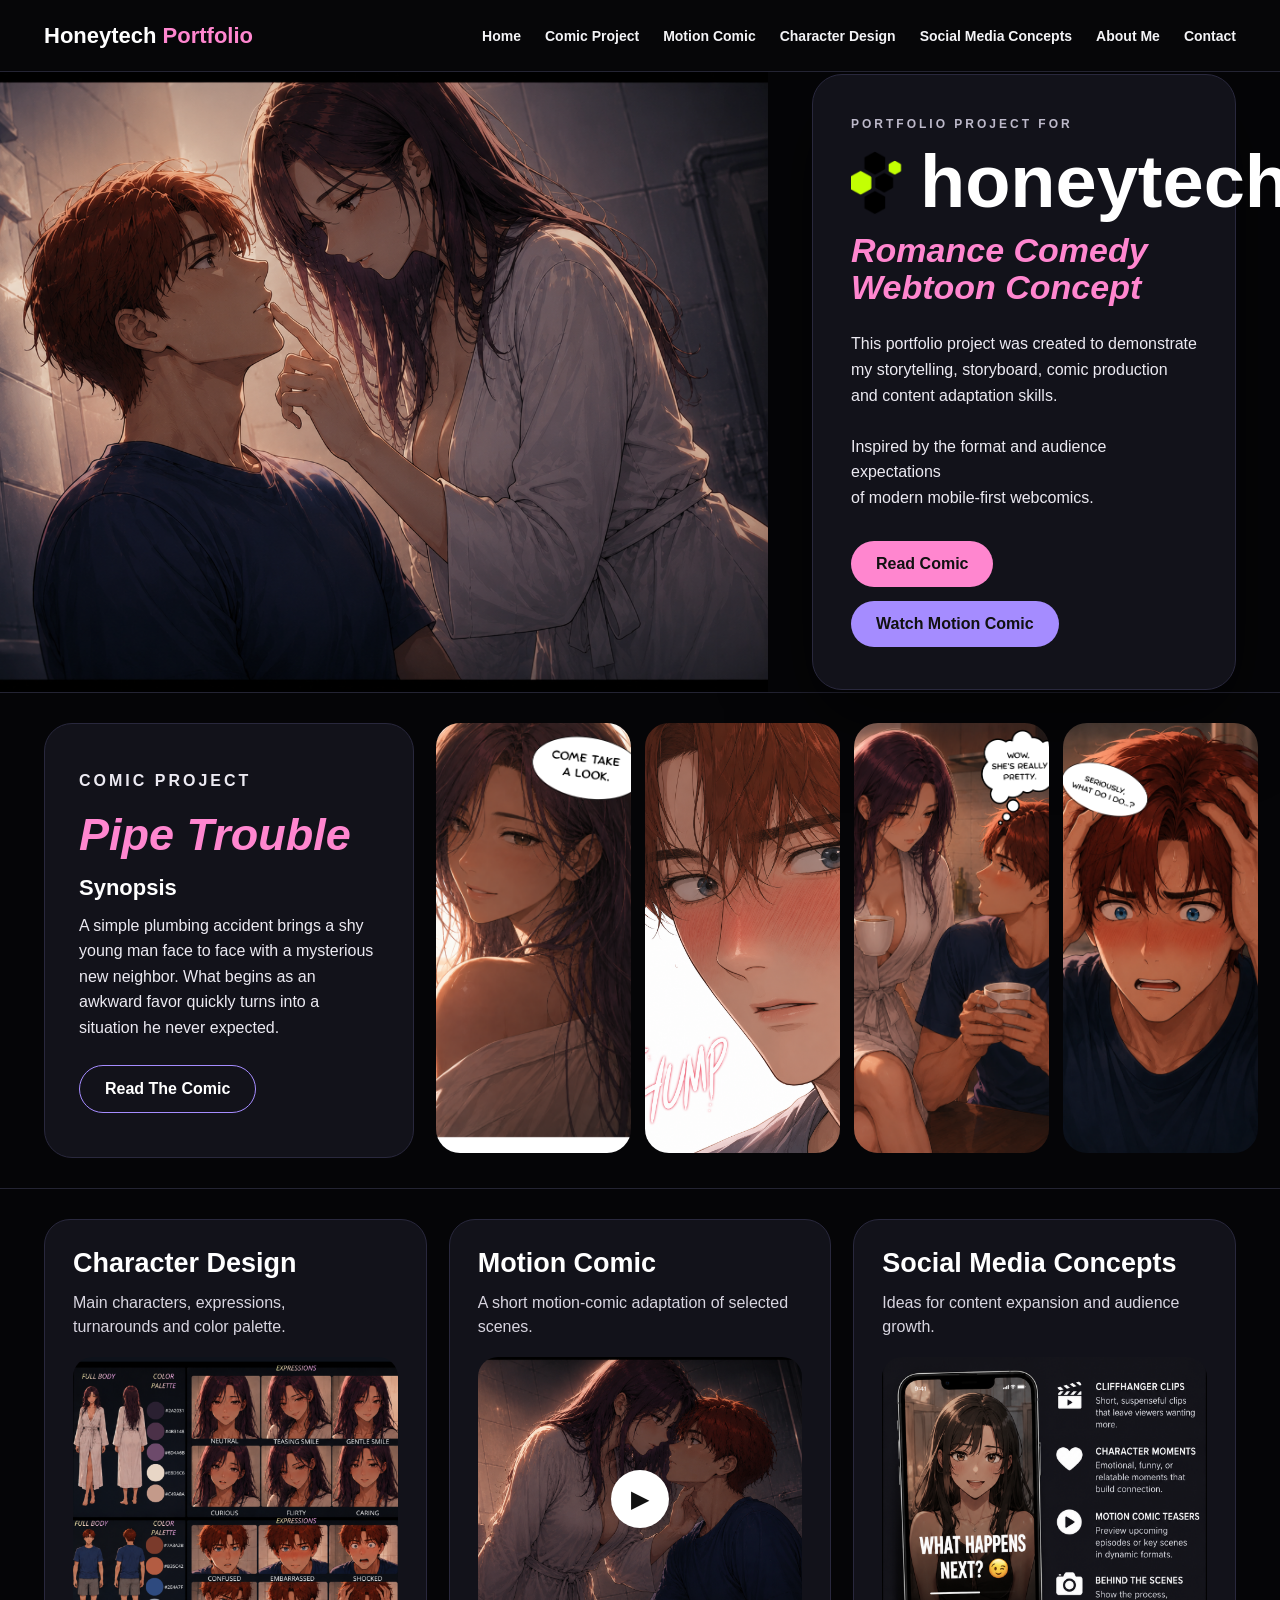
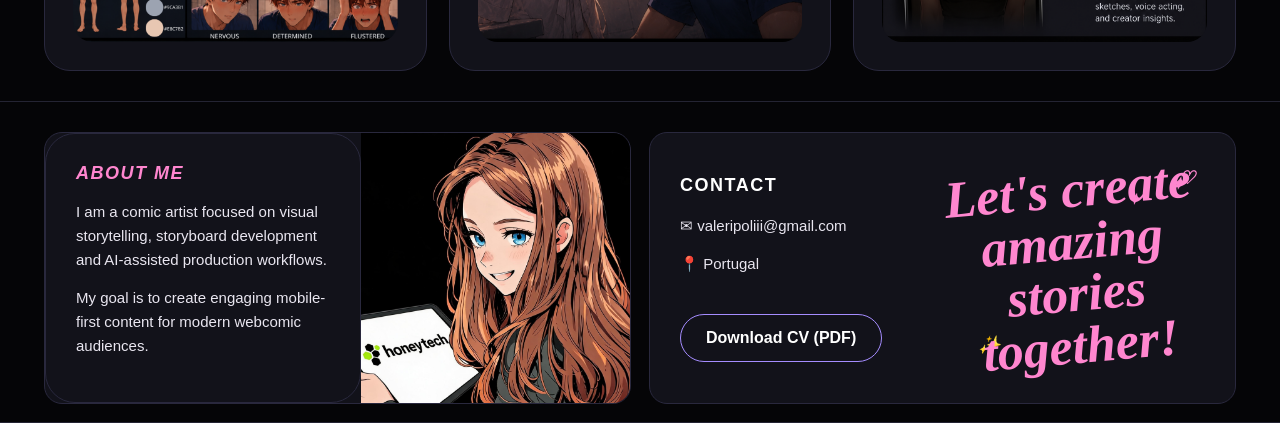
<file: index.html>
<!DOCTYPE html>
<html lang="ru">
<head>
  <meta charset="UTF-8" />
  <meta name="viewport" content="width=device-width, initial-scale=1.0" />
  <title>Honeytech Portfolio</title>
  <link rel="stylesheet" href="styles.css" />
</head>

<body>
  <header class="header">
    <a href="#home" class="logo">Honeytech <span>Portfolio</span></a>
    <button class="burger" id="burger">☰</button>

    <nav class="nav" id="nav">
      <a href="#home">Home</a>
      <a href="comic-project.html">Comic Project</a>
      <a href="motion-comic.html">Motion Comic</a>
<a href="character-design.html">Character Design</a>
      <a href="social-media.html">Social Media Concepts</a>
      <a href="about-me.html">About Me</a>
      <a href="#contact">Contact</a>
    </nav>
  </header>

  <main>
    <section id="home" class="hero">
      <div class="hero-image">
        <img src="assets/hero.jpg" alt="Hero image">
      </div>

      <div class="hero-content">
        <p class="eyebrow">PORTFOLIO PROJECT FOR</p>

        <div class="hero-brand">
          <img src="assets/logo.png" alt="Honeytech logo">
          <h1>honeytech</h1>
        </div>

        <h2>Romance Comedy<br>Webtoon Concept</h2>

        <p class="hero-description">
          This portfolio project was created to demonstrate<br>
          my storytelling, storyboard, comic production<br>
          and content adaptation skills.<br><br>
          Inspired by the format and audience expectations<br>
          of modern mobile-first webcomics.
        </p>

        <div class="buttons">
          <a href="comic-project.html" class="btn pink">Read Comic</a>
          <a href="motion-comic.html" class="btn purple">Watch Motion Comic</a>
        </div>
      </div>
    </section>

    <section id="comic" class="comic-section">
      <div class="comic-text">
        <p class="eyebrow">COMIC PROJECT</p>
        <h2>Pipe Trouble</h2>
        <h3>Synopsis</h3>
        <p>
          A simple plumbing accident brings a shy young man face to face
          with a mysterious new neighbor. What begins as an awkward favor
          quickly turns into a situation he never expected.
        </p>
        <a href="comic-project.html" class="btn outline">Read The Comic</a>
      </div>

      <div class="comic-gallery">
        <img src="assets/comic1.jpg" alt="Comic page 1">
        <img src="assets/comic2.jpg" alt="Comic page 2">
        <img src="assets/comic3.jpg" alt="Comic page 3">
        <img src="assets/comic4.jpg" alt="Comic page 4">
      </div>
    </section>

    <section id="characters" class="three-cards">
      <a href="character-design.html" class="card social-card">

    <h2>Character Design</h2>

    <p>
        Main characters, expressions,<br>
        turnarounds and color palette.
    </p>

    <img src="assets/characters.jpg" alt="Character Design">

</a>

      <a href="motion-comic.html" id="motion" class="card social-card">
  <h2>Motion Comic</h2>
  <p>A short motion-comic adaptation of selected scenes.</p>
  <div class="video-box">
    <img src="assets/motion-comic.jpg" alt="Motion comic">
    <span>▶</span>
  </div>
</a>

      <a href="social-media.html" id="social" class="card social-card">
        <h2>Social Media Concepts</h2>
        <p>Ideas for content expansion and audience growth.</p>
        <img src="assets/social-media.jpg" alt="Social media preview">
      </a>
    </section>

    <section class="about-contact-row">

  <a href="about-me.html" id="about" class="about-panel social-card">
    <div class="about-text">
      <h2>About Me</h2>
      <p>
        I am a comic artist focused on visual storytelling,
        storyboard development and AI-assisted production workflows.
      </p>
      <p>
        My goal is to create engaging mobile-first content
        for modern webcomic audiences.
      </p>
    </div>

    <img src="assets/about.jpg" alt="About me">
  </a>

  <div id="contact" class="contact-panel">
    <div>
      <h2>Contact</h2>
      <p>✉︎ valeripoliii@gmail.com</p>
      <p>📍 Portugal</p>
      <a href="assets/Valeria_Klushyna_CV.pdf"
   class="btn outline"
   target="_blank"
   download>
    Download CV (PDF)
</a>
    </div>

    <div class="contact-big">
      <div class="star star1">✦</div>
      <div class="star star2">✧</div>
      <div class="star star3">♡</div>
      <div class="star star4">✨</div>

      <div class="contact-text">
        Let's create<br>
        amazing stories<br>
        together!
      </div>
    </div>
  </div>

</section>

</main>

<script src="script.js"></script>
</body>
</html>
</file>
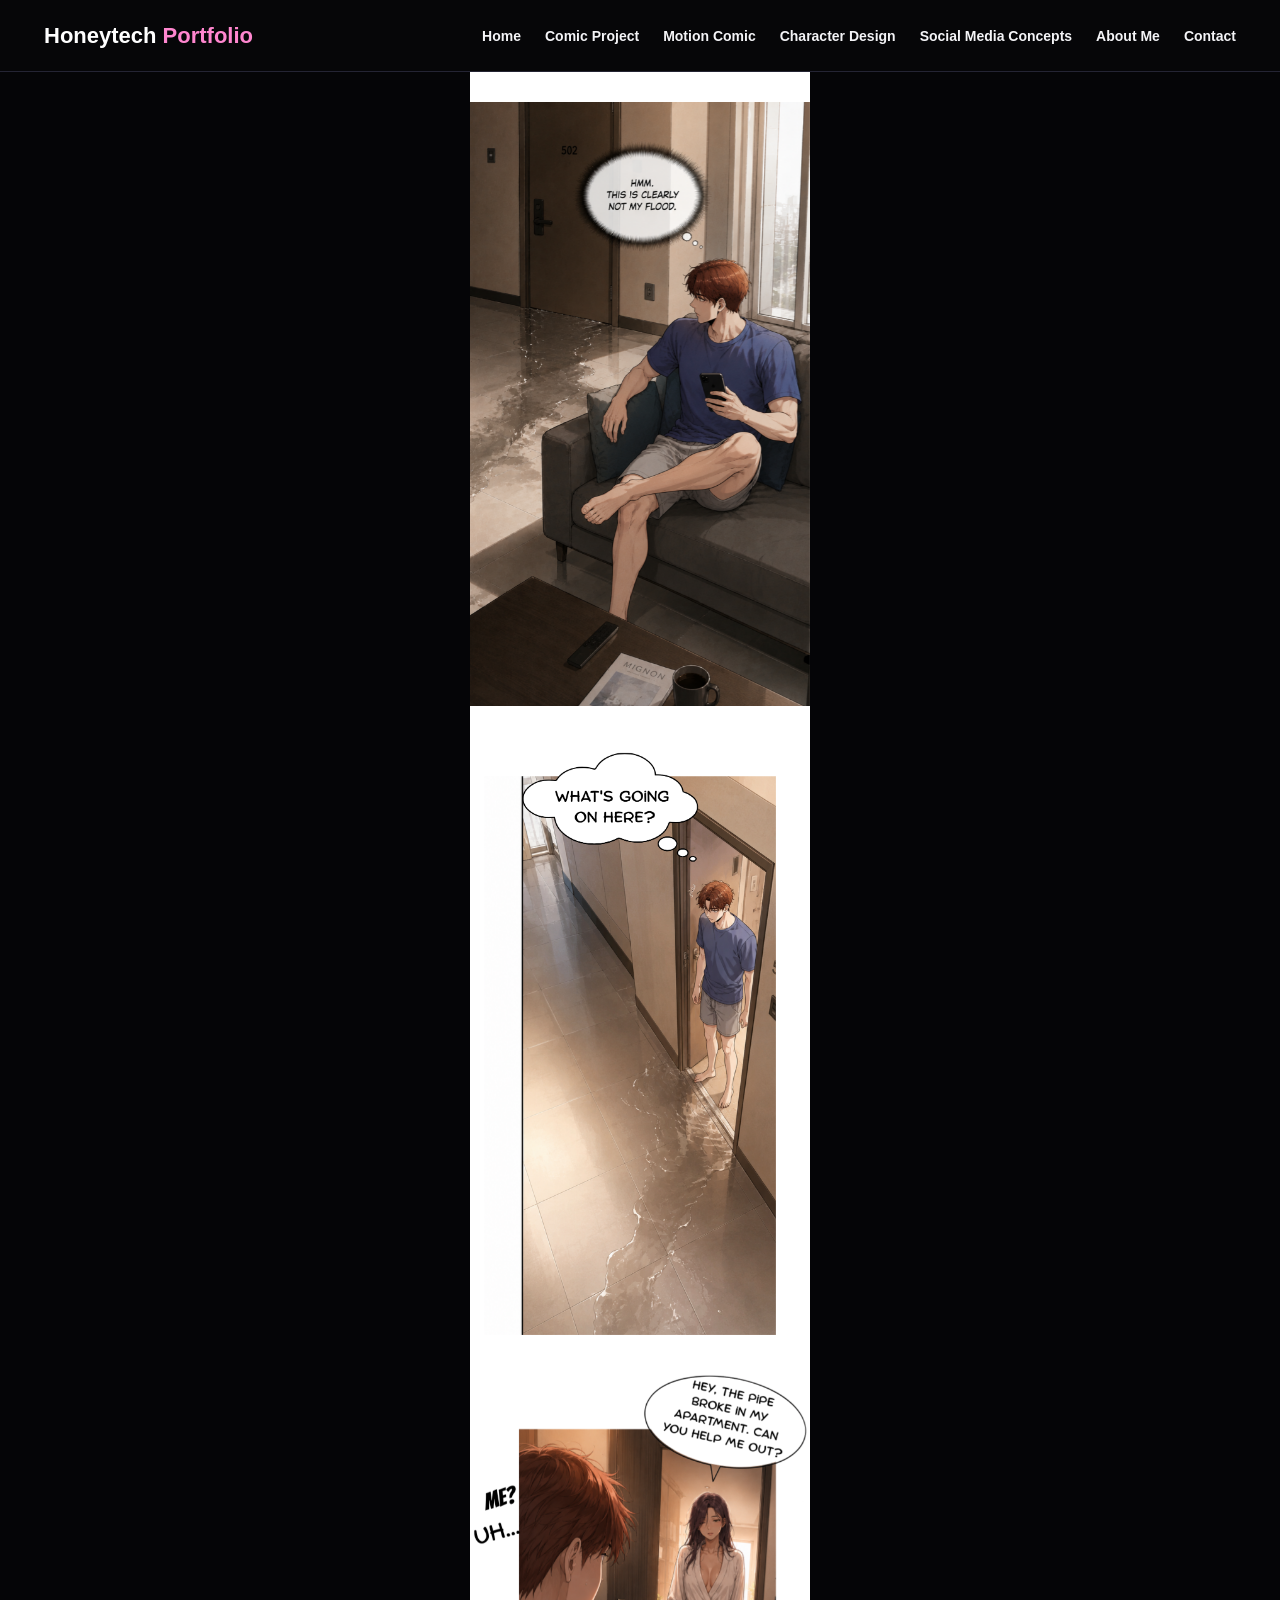
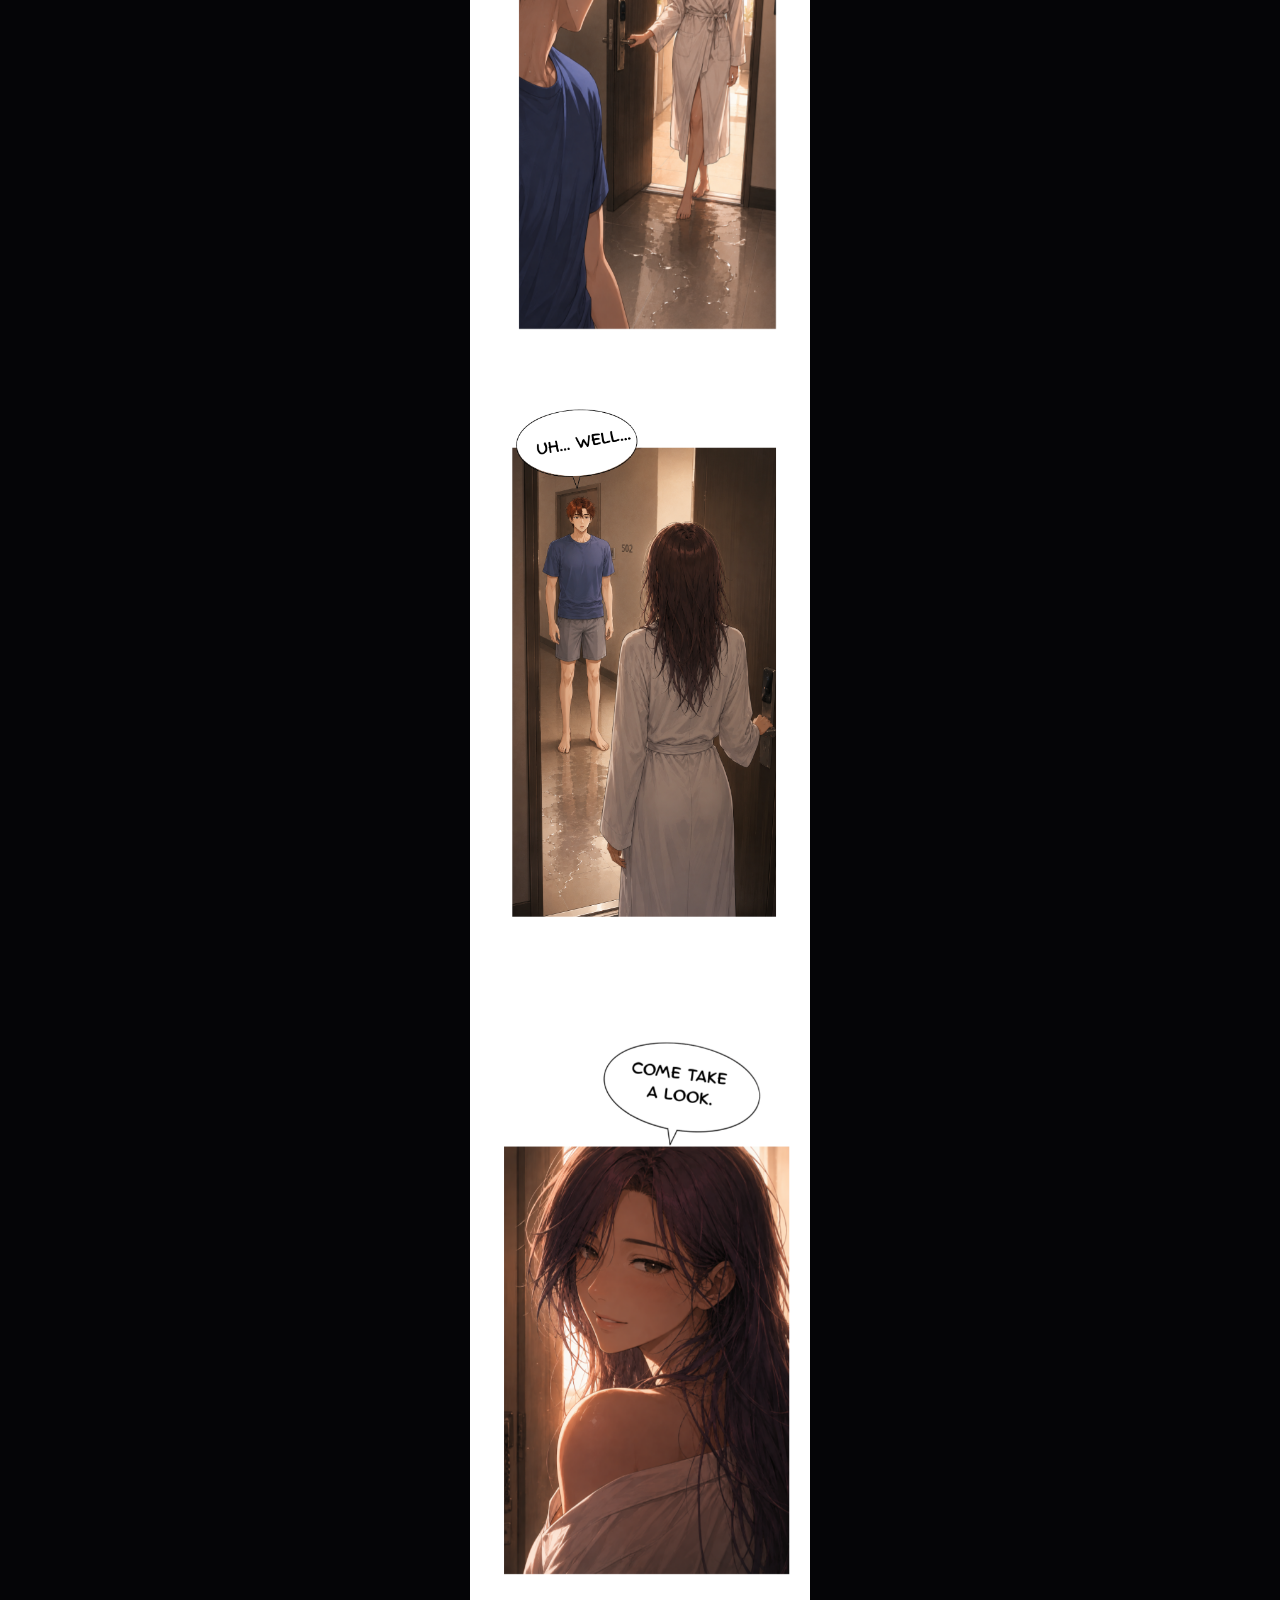
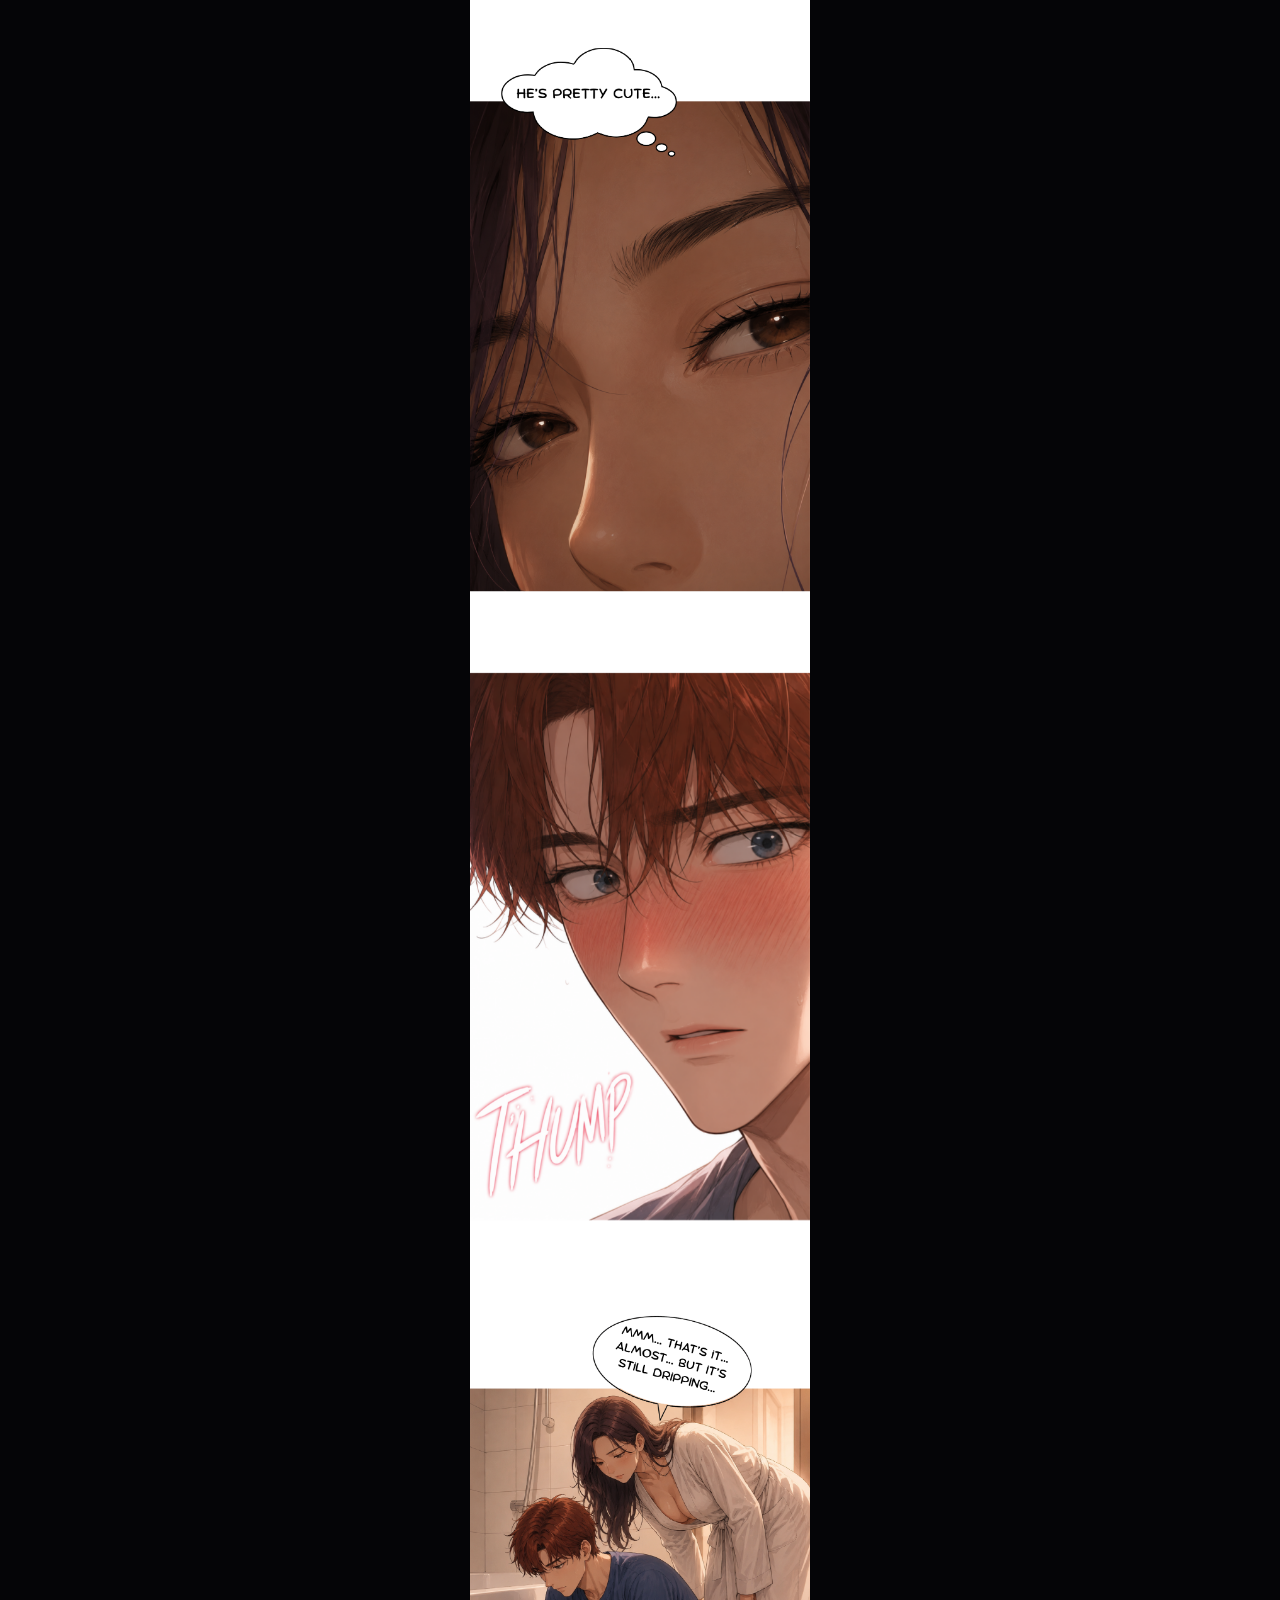
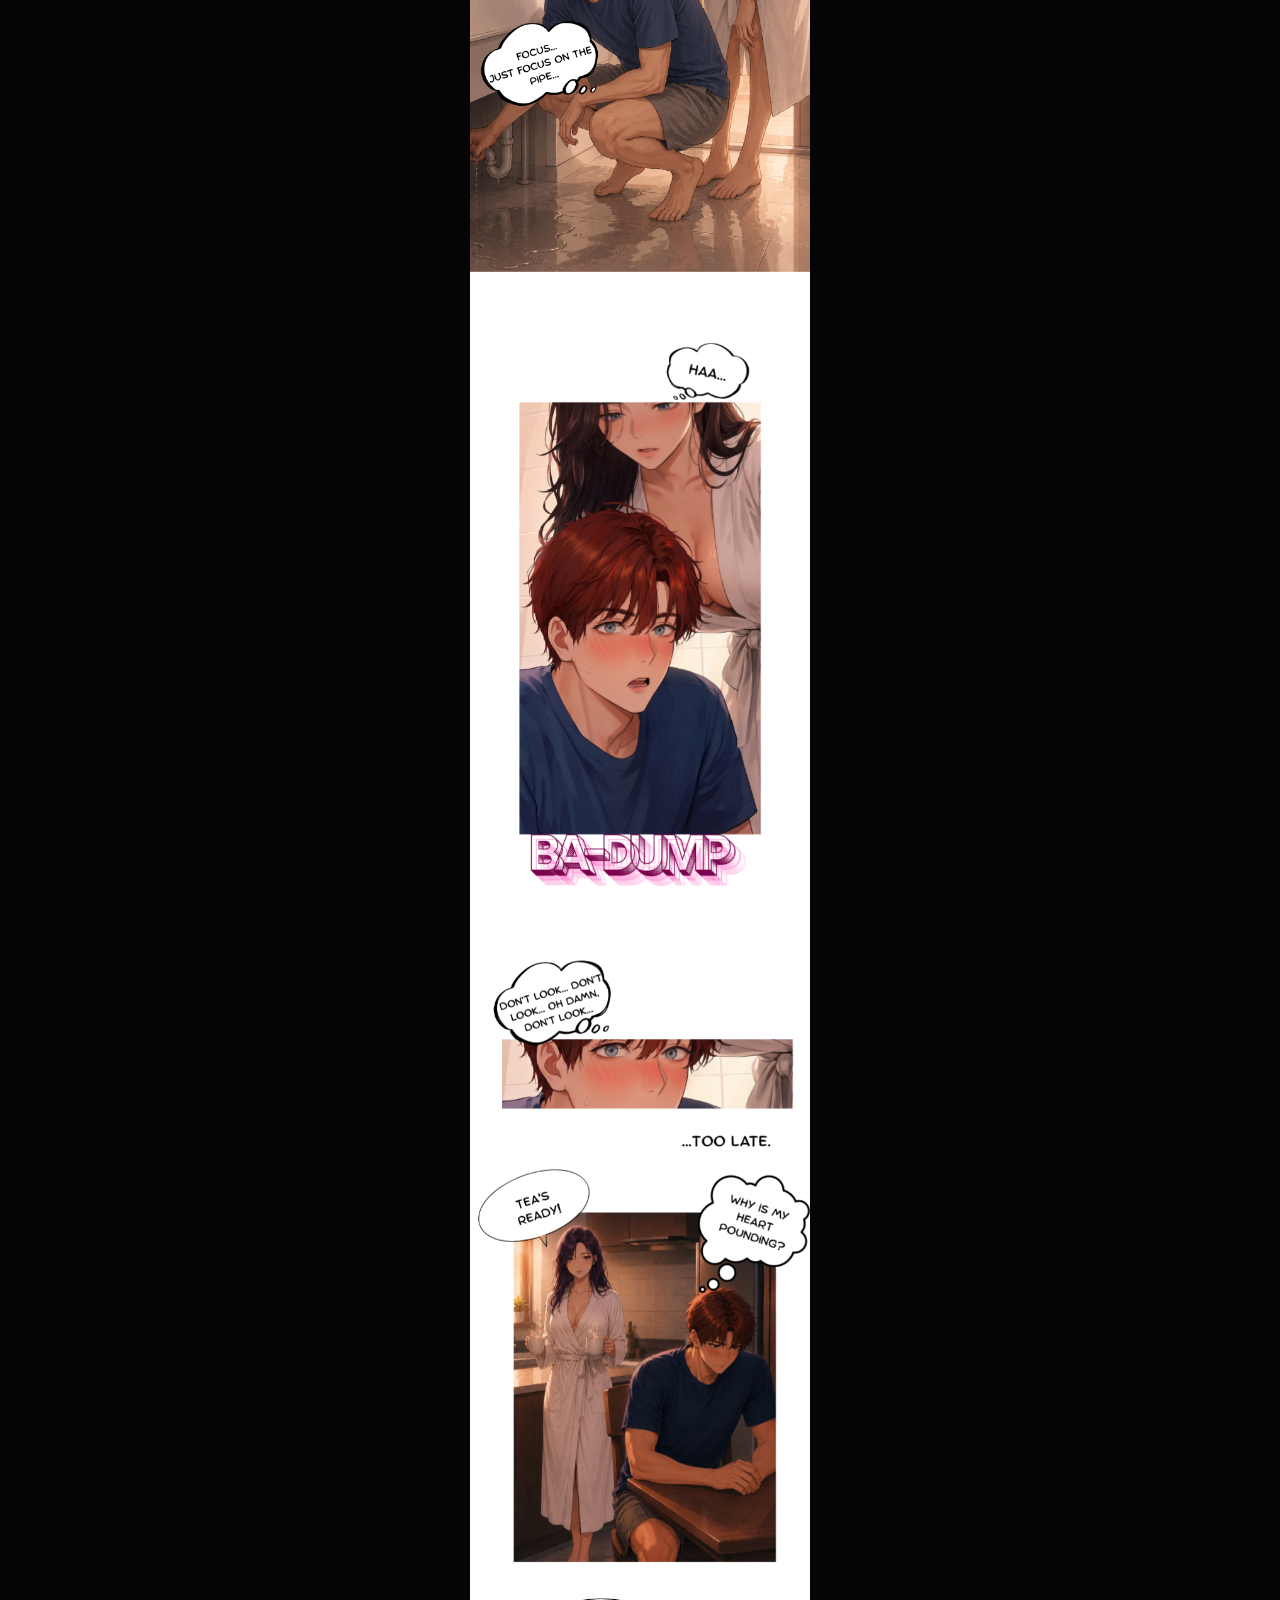
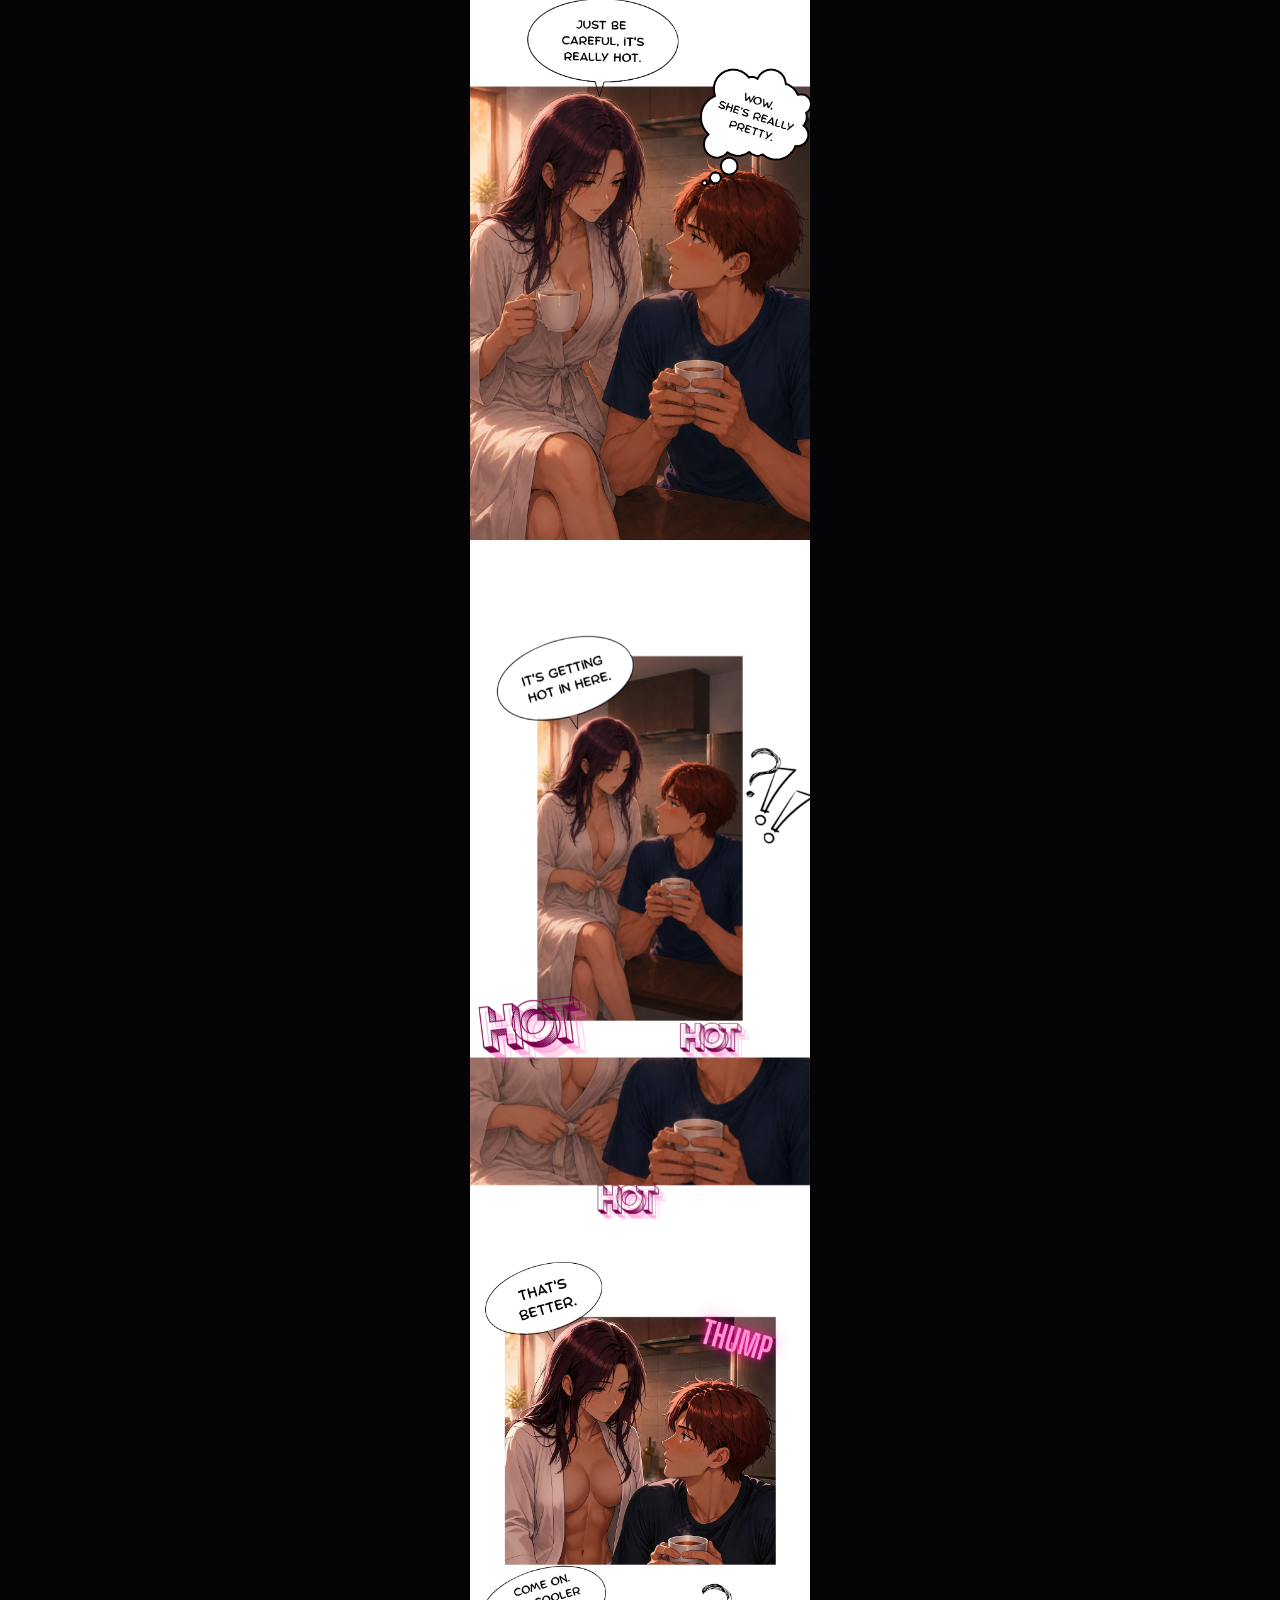
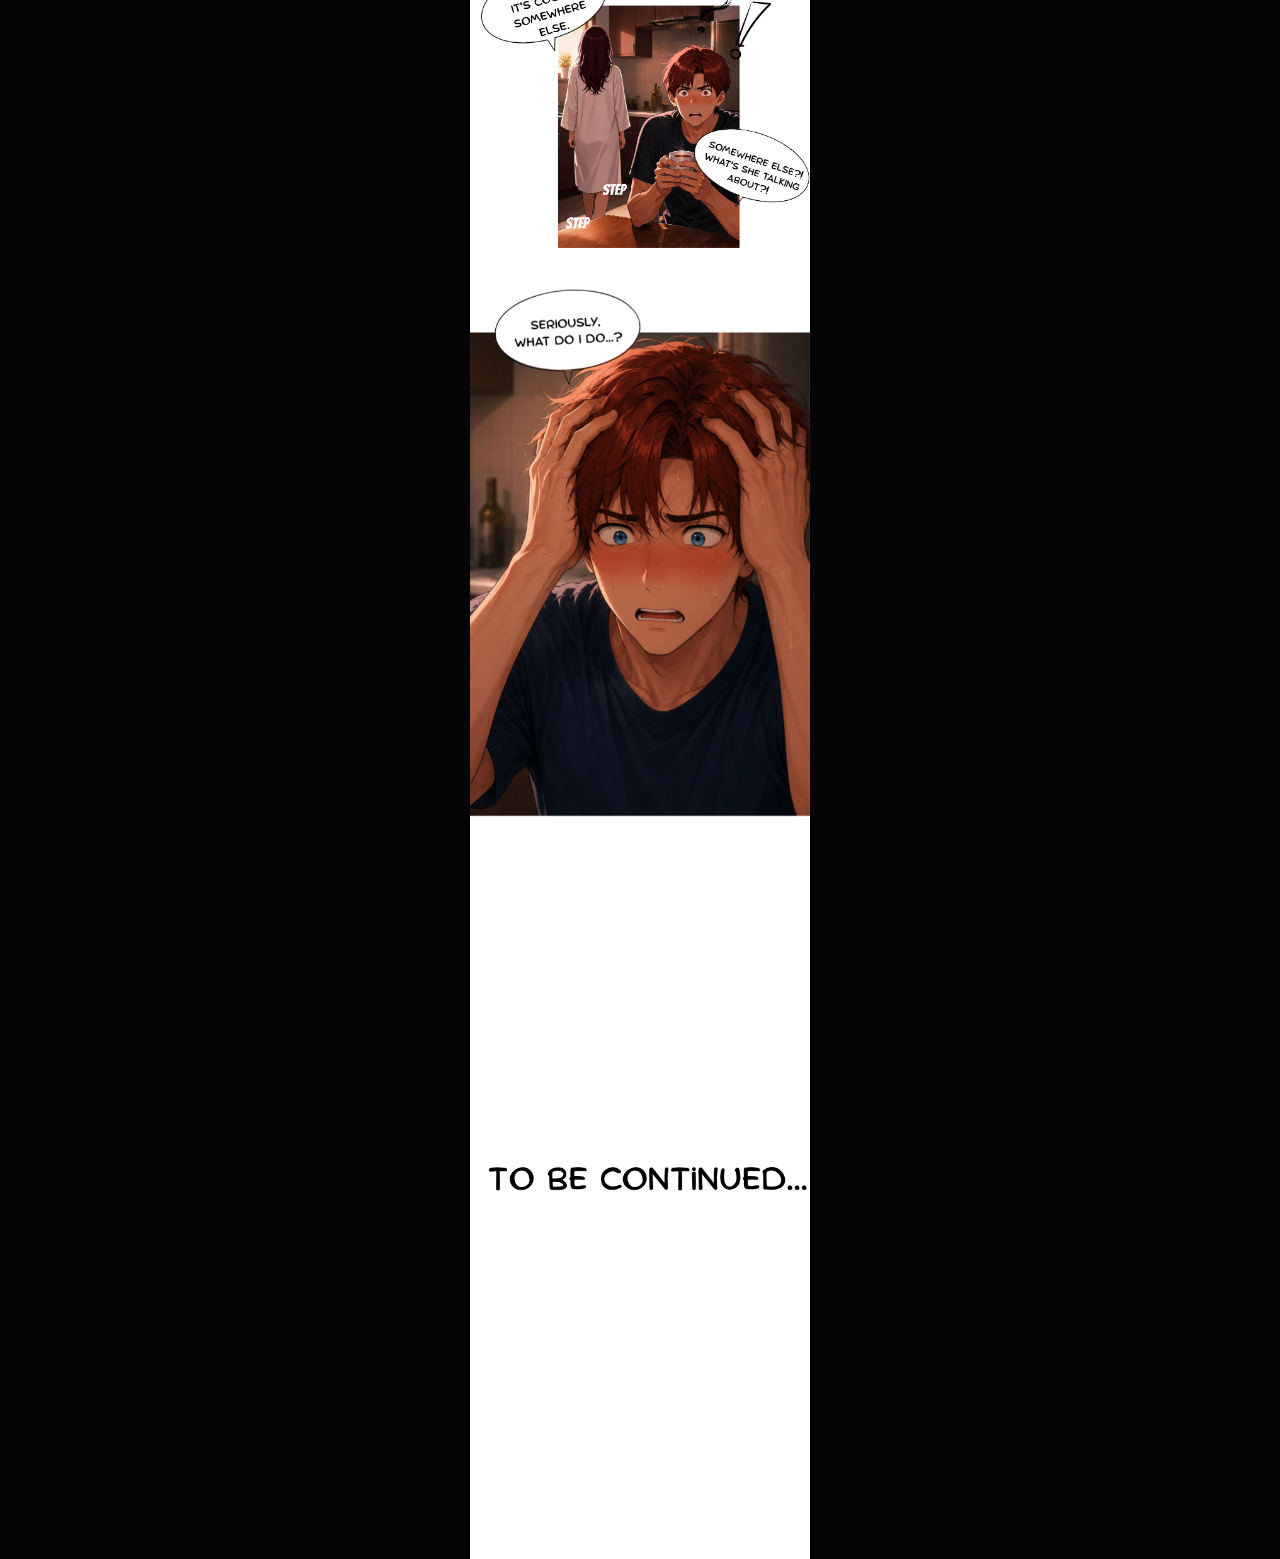
<file: comic-project.html>
<!DOCTYPE html>
<html lang="en">
<head>
  <meta charset="UTF-8">
  <meta name="viewport" content="width=device-width, initial-scale=1.0">
  <title>Pipe Trouble Comic | Honeytech Portfolio</title>
  <link rel="stylesheet" href="styles.css">
</head>

<body>
  <header class="header">
    <a href="index.html" class="logo">Honeytech <span>Portfolio</span></a>

    <button class="burger" id="burger">☰</button>

    <nav class="nav" id="nav">
      <a href="index.html">Home</a>
      <a href="comic-project.html">Comic Project</a>
      <a href="motion-comic.html">Motion Comic</a>
      <a href="character-design.html">Character Design</a>
      <a href="social-media.html">Social Media Concepts</a>
      <a href="index.html#about">About Me</a>
      <a href="index.html#contact">Contact</a>
    </nav>
  </header>

  <main class="comic-reader">
  <img src="assets/comic-page-1.png" alt="Comic page 1">
  <img src="assets/comic-page-2.png" alt="Comic page 2">
  <img src="assets/comic-page-3.png" alt="Comic page 3">
  <img src="assets/comic-page-4.png" alt="Comic page 4">
  <img src="assets/comic-page-5.png" alt="Comic page 5">
  <img src="assets/comic-page-6.png" alt="Comic page 6">
  <img src="assets/comic-page-7.png" alt="Comic page 7">
  <img src="assets/comic-page-8.png" alt="Comic page 8">
  <img src="assets/comic-page-9.png" alt="Comic page 9">
  <img src="assets/comic-page-10.png" alt="Comic page 10">
  <img src="assets/comic-page-11.png" alt="Comic page 11">
  <img src="assets/comic-page-12.png" alt="Comic page 12">
  <img src="assets/comic-page-13.png" alt="Comic page 13">
  <img src="assets/comic-page-14.png" alt="Comic page 14">
  <img src="assets/comic-page-15.png" alt="Comic page 15">
</main>

  <script src="script.js"></script>
</body>
</html>
</file>
<file: styles.css>
* {
  box-sizing: border-box;
  margin: 0;
  padding: 0;
}

html {
  scroll-behavior: smooth;
}

body {
  background: #050507;
  color: #fff;
  font-family: Arial, sans-serif;
}

img {
  width: 100%;
  display: block;
  object-fit: cover;
}

/* HEADER */
.header {
  height: 72px;
  padding: 0 44px;
  background: #060608;
  border-bottom: 1px solid #242433;
  display: flex;
  align-items: center;
  justify-content: space-between;
  position: sticky;
  top: 0;
  z-index: 99;
}

.logo {
  color: #fff;
  text-decoration: none;
  font-size: 22px;
  font-weight: 900;
}

.logo span {
  color: #ff86cf;
}

.nav {
  display: flex;
  gap: 24px;
}

.nav a {
  color: #f4f4f7;
  text-decoration: none;
  font-size: 14px;
  font-weight: 700;
}

.nav a:hover {
  color: #ff86cf;
}

.burger {
  display: none;
}

/* HERO */
.hero {
  max-width: 1500px;
  margin: 0 auto;
  min-height: 620px;
  display: grid;
  grid-template-columns: 60% 40%;
  border-bottom: 1px solid #242433;
}

.hero-image {
  height: 620px;
}

.hero-image img {
  height: 100%;
}

.hero-content {
  align-self: center;
  margin: 0 44px;
  background: #12121a;
  border: 1px solid #29283d;
  border-radius: 30px;
  padding: 42px 38px;
  box-shadow: 0 30px 80px rgba(0,0,0,.5);
}

.eyebrow {
  color: #bdb9ca;
  font-size: 12px;
  letter-spacing: 3px;
  font-weight: 800;
  margin-bottom: 18px;
}

.hero-brand {
  display: flex;
  align-items: center;
  gap: 16px;
  margin-bottom: 16px;
}

.hero-brand img {
  width: 64px;
  height: 64px;
  object-fit: contain;
}

.hero-brand h1 {
  font-size: 74px;
  line-height: .9;
  font-weight: 900;
  text-transform: lowercase;
}

.hero-content h2 {
  color: #ff86cf;
  font-size: 34px;
  line-height: 1.08;
  font-style: italic;
  margin-bottom: 26px;
}

.hero-description {
  color: #eceaf2;
  font-size: 16px;
  line-height: 1.6;
}

.buttons {
  display: flex;
  gap: 14px;
  margin-top: 30px;
  flex-wrap: wrap;
}

.btn {
  display: inline-block;
  padding: 14px 25px;
  border-radius: 999px;
  text-decoration: none;
  font-weight: 900;
  color: #111;
  transition: .25s;
}

.btn:hover {
  transform: translateY(-3px);
}

.pink {
  background: #ff86cf;
}

.purple {
  background: #a58cff;
}

.outline {
  color: white;
  border: 1px solid #a58cff;
  margin-top: 24px;
}

/* COMIC */
.comic-section {
  max-width: 1500px;
  margin: 0 auto;
  padding: 30px 44px;
  display: grid;
  grid-template-columns: 31% 69%;
  gap: 22px;
  border-bottom: 1px solid #242433;
}

.comic-text {
  background: #12121a;
  border: 1px solid #29283d;
  border-radius: 28px;
  padding: 44px 34px;
}

.comic-text h2 {
  color: #ff86cf;
  font-size: 45px;
  line-height: 1;
  font-style: italic;
  margin-bottom: 18px;
}

.comic-text h3 {
  color: #fff;
  font-size: 22px;
  margin-bottom: 12px;
}

.comic-text p {
  color: #eceaf2;
  font-size: 16px;
  line-height: 1.6;
}

.comic-gallery {
  display: grid;
  grid-template-columns: repeat(4, 1fr);
  gap: 14px;
}

.comic-gallery img {
  height: 430px;
  border-radius: 24px;
}

/* THREE CARDS */
.three-cards {
  max-width: 1500px;
  margin: 0 auto;
  padding: 30px 44px;
  display: grid;
  grid-template-columns: repeat(3, 1fr);
  gap: 22px;
  border-bottom: 1px solid #242433;
}

.card {
  background: #12121a;
  border: 1px solid #29283d;
  border-radius: 26px;
  padding: 28px;
}

.card h2 {
  font-size: 27px;
  margin-bottom: 12px;
}

.card p {
  color: #d8d5e0;
  line-height: 1.5;
  margin-bottom: 18px;
}

.card img,
.video-box img {
  height: 285px;
  border-radius: 20px;
}

.video-box {
  position: relative;
}

.video-box span {
  position: absolute;
  inset: 0;
  margin: auto;
  width: 58px;
  height: 58px;
  border-radius: 50%;
  background: white;
  color: #111;
  display: grid;
  place-items: center;
  font-size: 24px;
}

/* SOCIAL DETAIL */
.social-detail {
  max-width: 1500px;
  margin: 0 auto;
  padding: 30px 44px;
  display: grid;
  grid-template-columns: 1fr .75fr;
  gap: 22px;
  border-bottom: 1px solid #242433;
}

.social-detail > div:first-child {
  background: #12121a;
  border: 1px solid #29283d;
  border-radius: 26px;
  padding: 38px;
}

.social-detail h2 {
  color: #ff86cf;
  font-size: 44px;
  line-height: 1.05;
  font-style: italic;
}

.social-detail ul {
  margin-top: 22px;
  padding-left: 22px;
}

.social-detail li {
  margin-bottom: 10px;
}

.format-card {
  background: #b99cff;
  color: #17111f;
  border-radius: 26px;
  padding: 38px;
}

.format-card h3 {
  font-size: 26px;
  margin-bottom: 18px;
}

/* ABOUT + CONTACT */
.about,
.contact {
  max-width: 1500px;
  margin: 0 auto;
  padding: 30px 44px;
  display: grid;
  grid-template-columns: 1fr 1fr;
  gap: 22px;
}

.about > div,
.contact > div:first-child {
  background: #12121a;
  border: 1px solid #29283d;
  border-radius: 26px;
  padding: 38px;
}

.about h2,
.contact h2 {
  font-size: 38px;
  margin-bottom: 14px;
}

.about p,
.contact p {
  color: #eceaf2;
  line-height: 1.6;
  margin-bottom: 10px;
}

.about img {
  height: 310px;
  border-radius: 26px;
}

.contact-big {
  color: #ff86cf;
  font-size: 54px;
  font-weight: 900;
  font-style: italic;
  line-height: 1.06;
  text-align: right;
  align-self: center;
}

/* MOBILE */
@media (max-width: 900px) {
  .header {
    padding: 0 20px;
  }

  .burger {
    display: block;
    background: none;
    border: none;
    color: white;
    font-size: 30px;
  }

  .nav {
    display: none;
    position: absolute;
    top: 72px;
    left: 20px;
    right: 20px;
    background: #12121a;
    border: 1px solid #29283d;
    border-radius: 20px;
    padding: 20px;
    flex-direction: column;
  }

  .nav.active {
    display: flex;
  }

  .hero,
  .comic-section,
  .three-cards,
  .social-detail,
  .about,
  .contact {
    grid-template-columns: 1fr;
  }

  .hero-image {
    height: 430px;
  }

  .hero-content {
    margin: 25px 20px;
  }

  .comic-section,
  .three-cards,
  .social-detail,
  .about,
  .contact {
    padding: 25px 20px;
  }

  .comic-gallery {
    grid-template-columns: 1fr 1fr;
  }

  .comic-gallery img {
    height: 340px;
  }

  .contact-big {
    text-align: left;
  }
}

@media (max-width: 520px) {
  .hero-brand h1 {
    font-size: 48px;
  }

  .hero-brand img {
    width: 46px;
    height: 46px;
  }

  .hero-content h2 {
    font-size: 29px;
  }

  .hero-description br {
    display: none;
  }

  .buttons {
    flex-direction: column;
  }

  .comic-gallery {
    grid-template-columns: 1fr;
  }

  .comic-gallery img {
    height: 300px;
  }

  .contact-big {
    font-size: 38px;
  }
}
/* UPDATED SOCIAL MEDIA + VIDEO + ABOUT SECTION */

.social-detail {
  max-width: 1500px;
  margin: 0 auto;
  padding: 38px 44px 20px;
  display: grid;
  grid-template-columns: 1.15fr .85fr;
  gap: 24px;
  border-bottom: none;
}

.social-left {
  background: #12121a;
  border: 1px solid #29283d;
  border-radius: 30px;
  padding: 46px 42px;
}

.social-left h2 {
  color: #ff86cf;
  font-size: 48px;
  line-height: 1.05;
  font-style: italic;
  margin-bottom: 28px;
}

.social-list {
  display: grid;
  gap: 14px;
}

.social-list p {
  background: #1a1a25;
  border: 1px solid #2b2a3d;
  border-radius: 18px;
  padding: 15px 18px;
  font-size: 17px;
  color: #f3eef7;
}

.format-card {
  background: linear-gradient(135deg, #b99cff, #ff86cf);
  color: #15111f;
  border-radius: 30px;
  padding: 46px 40px;
  min-height: 100%;
}

.format-card h3 {
  font-size: 34px;
  line-height: 1.08;
  margin-bottom: 26px;
}

.format-card p {
  font-size: 17px;
  margin-bottom: 14px;
}

/* VIDEO PLACEHOLDER SECTION */
.video-reference {
  max-width: 1500px;
  margin: 0 auto;
  padding: 20px 44px 38px;
  display: grid;
  grid-template-columns: .75fr 1.25fr;
  gap: 24px;
  border-bottom: 1px solid #242433;
}

.video-text {
  background: #12121a;
  border: 1px solid #29283d;
  border-radius: 30px;
  padding: 42px;
}

.video-text h2 {
  color: #ff86cf;
  font-size: 42px;
  line-height: 1.05;
  font-style: italic;
  margin-bottom: 20px;
}

.video-text p {
  color: #e9e6f0;
  font-size: 17px;
  line-height: 1.6;
}

.phone-video {
  position: relative;
  background: #12121a;
  border: 1px solid #29283d;
  border-radius: 30px;
  padding: 18px;
  min-height: 430px;
}

.phone-video img {
  height: 430px;
  border-radius: 22px;
  object-fit: cover;
}

.play-button {
  position: absolute;
  inset: 0;
  margin: auto;
  width: 74px;
  height: 74px;
  border-radius: 50%;
  background: rgba(255,255,255,.92);
  color: #111;
  display: grid;
  place-items: center;
  font-size: 30px;
}

/* UPDATED ABOUT */
.about {
  max-width: 1500px;
  margin: 0 auto;
  padding: 38px 44px;
  display: grid;
  grid-template-columns: .9fr 1.1fr;
  gap: 24px;
  border-bottom: 1px solid #242433;
}

.about-text {
  background: #12121a;
  border: 1px solid #29283d;
  border-radius: 30px;
  padding: 46px 42px;
}

.about-text h2 {
  color: #ff86cf;
  font-size: 46px;
  line-height: 1.05;
  font-style: italic;
  margin-bottom: 24px;
}

.about-text p {
  color: #e9e6f0;
  font-size: 17px;
  line-height: 1.6;
}

.about img {
  height: 390px;
  border-radius: 30px;
  object-fit: cover;
}

@media (max-width: 900px) {
  .social-detail,
  .video-reference,
  .about {
    grid-template-columns: 1fr;
    padding-left: 20px;
    padding-right: 20px;
  }

  .phone-video img {
    height: 360px;
  }
}
.social-detail,
.video-reference {
  display: none;
}

.social-reference {
  max-width: 1500px;
  margin: 0 auto;
  padding: 30px 44px;
  display: grid;
  grid-template-columns: 1.35fr 1fr .9fr;
  gap: 24px;
  border-bottom: 1px solid #242433;
}

.social-reference > div {
  background: #12121a;
  border: 1px solid #29283d;
  border-radius: 26px;
  padding: 34px;
}

.social-copy h2 {
  color: #ff86cf;
  font-size: 38px;
  line-height: 1;
  font-style: italic;
  margin-bottom: 26px;
}

.social-copy h4,
.example-adaptation h4 {
  text-transform: uppercase;
  color: #ffffff;
  font-size: 13px;
  letter-spacing: 1px;
  margin-bottom: 10px;
}

.social-copy p,
.example-adaptation p {
  color: #e8e6ef;
  font-size: 15px;
  line-height: 1.55;
  margin-bottom: 22px;
}

.social-copy ul {
  list-style: none;
  display: grid;
  gap: 9px;
  color: #f0edf5;
  font-size: 15px;
}

.mini-video {
  position: relative;
  margin-top: 16px;
  border-radius: 14px;
  overflow: hidden;
  background: #050507;
  border: 1px solid #343248;
}

.mini-video img {
  height: 190px;
  object-fit: cover;
}

.mini-video span {
  position: absolute;
  inset: 0;
  margin: auto;
  width: 52px;
  height: 52px;
  border-radius: 50%;
  background: rgba(255,255,255,.88);
  color: #111;
  display: grid;
  place-items: center;
  font-size: 22px;
}

.video-ui {
  position: absolute;
  left: 14px;
  right: 14px;
  bottom: 10px;
  color: white;
  font-size: 11px;
}

.video-ui div {
  height: 4px;
  background: white;
  border-radius: 99px;
  margin-top: 6px;
  opacity: .85;
}

.caption {
  font-size: 12px !important;
  color: #bdb9ca !important;
  margin-top: 12px;
}

.tiktok-card {
  background: #b99cff !important;
  color: #17111f;
}

.tiktok-card h3 {
  font-size: 16px;
  text-transform: uppercase;
  margin-bottom: 24px;
}

.format-row {
  display: grid;
  grid-template-columns: 42px 1fr;
  gap: 14px;
  align-items: start;
  margin-bottom: 24px;
}

.format-row span {
  font-size: 30px;
}

.format-row p {
  font-size: 14px;
  line-height: 1.35;
}

@media (max-width: 900px) {
  .social-reference {
    grid-template-columns: 1fr;
    padding: 25px 20px;
  }
}
.social-card {
  color: inherit;
  text-decoration: none;
  transition: .3s;
}

.social-card:hover {
  transform: translateY(-8px);
}
.about,
.contact {
  display: none;
}

.about-contact-row {
  max-width: 1500px;
  margin: 0 auto;
  padding: 30px 44px 18px;
  display: grid;
  grid-template-columns: 1fr 1fr;
  gap: 18px;
  border-bottom: 1px solid #242433;
}

.about-panel,
.contact-panel {
  background: #12121a;
  border: 1px solid #29283d;
  border-radius: 18px;
  min-height: 220px;
  overflow: hidden;
}

.about-panel {
  display: grid;
  grid-template-columns: 1fr 0.85fr;
}

.about-text {
  padding: 30px;
}

.about-text h2,
.contact-panel h2 {
  text-transform: uppercase;
  font-size: 18px;
  letter-spacing: 1.5px;
  margin-bottom: 18px;
}

.about-text p,
.contact-panel p {
  color: #e9e6f0;
  font-size: 15px;
  line-height: 1.6;
  margin-bottom: 14px;
}

.about-panel img {
  height: 100%;
  object-fit: cover;
}

.contact-panel {
  display: grid;
  grid-template-columns: 1fr 1fr;
  padding: 30px;
  align-items: center;
}

.contact-big {
  color: #ff86cf;
  font-size: 34px;
  font-weight: 900;
  font-style: italic;
  line-height: 1.1;
  text-align: right;
}

@media (max-width: 900px) {
  .about-contact-row,
  .about-panel,
  .contact-panel {
    grid-template-columns: 1fr;
  }

  .contact-big {
    text-align: left;
  }

  .about-panel img {
    height: 260px;
  }
}
.about-panel img,
.about img {
  width: 100%;
  height: 100%;
  min-height: 220px;
  object-fit: cover;
  border-radius: 0;
}
/* ===== CONTACT TEXT OVERRIDE ===== */

.contact-big{
    position: relative !important;
    display: flex !important;
    justify-content: center !important;
    align-items: center !important;
    text-align: center !important;
    height: 100%;
}

.contact-text{
    font-family: 'Caveat', cursive;
    color:#ff86cf;
    font-size:52px;
    line-height:1;
    transform:rotate(-5deg);
}

.star{
    position:absolute;
    color:#ff86cf;
}

.star1{
    top:20px;
    right:90px;
    font-size:22px;
}

.star2{
    top:5px;
    right:45px;
    font-size:18px;
}
/* Исправление положения сердечка и звездочки */

.star1{
    top:12px !important;
    right:20px !important;
    font-size:18px !important;
}

.star2{
    top:28px !important;
    right:65px !important;
    font-size:16px !important;
}
/* Украшения вокруг надписи */

.star3{
    position:absolute;
    top:6px;
    right:10px;
    color:#ff86cf;
    font-size:18px;
}

.star4{
    position:absolute;
    bottom:18px;
    left:35px;
    color:#ff86cf;
    font-size:18px;
}
/* SOCIAL CARD LINK */

.social-card{
    text-decoration: none;
    color: inherit;
    transition: .3s ease;
    cursor: pointer;
}

.social-card:hover{
    transform: translateY(-8px);
}
.comic-reader {
  background: #ffffff;
  max-width: 920px;
  margin: 0 auto;
  padding: 0;
}

.comic-reader img {
  width: 100%;
  height: auto;
  display: block;
  margin: 0 auto;
  border-radius: 0;
}

@media (max-width: 900px) {
  .comic-reader {
    max-width: 100%;
  }
}
.comic-reader {
  max-width: 340px !important;
  background: #fff;
  margin: 0 auto;
  padding: 30px 0;
}

.comic-reader img {
  width: 100%;
  height: auto;
  display: block;
  margin: 0 auto 24px;
}

.motion-video{

    width:100%;

    max-width:400px;

    display:block;

    margin:50px auto;

    border-radius:18px;

    box-shadow:0 20px 60px rgba(0,0,0,.45);

}
/* ===== FINAL MOBILE ADAPTATION ===== */

@media (max-width: 768px) {

  body {
    overflow-x: hidden;
  }

  .header {
    height: auto;
    min-height: 68px;
    padding: 16px 18px;
    align-items: flex-start;
  }

  .logo {
    font-size: 20px;
    line-height: 1.1;
  }

  .burger {
    display: block;
    background: none;
    border: none;
    color: #fff;
    font-size: 30px;
    cursor: pointer;
  }

  .nav {
    display: none;
    position: absolute;
    top: 68px;
    left: 14px;
    right: 14px;
    background: #12121a;
    border: 1px solid #29283d;
    border-radius: 18px;
    padding: 18px;
    flex-direction: column;
    gap: 16px;
    z-index: 999;
  }

  .nav.active {
    display: flex;
  }

  .nav a {
    font-size: 15px;
  }

  .hero {
    grid-template-columns: 1fr !important;
    min-height: auto;
  }

  .hero-image {
    height: 420px;
  }

  .hero-content {
    margin: 22px 18px 30px;
    padding: 28px 24px;
    border-radius: 24px;
  }

  .hero-brand h1 {
    font-size: 46px;
  }

  .hero-brand img {
    width: 46px;
    height: 46px;
  }

  .hero-content h2 {
    font-size: 28px;
  }

  .hero-description {
    font-size: 15px;
  }

  .hero-description br {
    display: none;
  }

  .buttons {
    flex-direction: column;
  }

  .btn {
    text-align: center;
    width: 100%;
  }

  .comic-section,
  .three-cards,
  .about-contact-row {
    grid-template-columns: 1fr !important;
    padding: 24px 18px;
  }

  .comic-gallery {
    grid-template-columns: 1fr 1fr;
    gap: 12px;
  }

  .comic-gallery img {
    height: 280px;
  }

  .card,
  .about-panel,
  .contact-panel {
    border-radius: 24px;
  }

  .card img,
  .video-box img {
    height: auto;
    max-height: none;
  }

  .about-panel {
    grid-template-columns: 1fr !important;
  }

  .about-panel img {
    height: auto;
  }

  .contact-panel {
    grid-template-columns: 1fr !important;
    gap: 30px;
  }

  .contact-big {
    min-height: 210px;
    padding: 10px 0 20px;
  }

  .contact-text {
    font-size: 42px !important;
  }

  .project-page {
    padding: 20px 12px !important;
  }

  .project-image {
    width: 100%;
    border-radius: 16px;
  }

  .motion-video {
    width: 100%;
    max-width: 92vw !important;
    margin: 30px auto;
  }

  .comic-reader {
    max-width: 92vw !important;
    padding: 20px 0;
  }
}

@media (max-width: 480px) {

  .hero-image {
    height: 340px;
  }

  .hero-content {
    padding: 24px 20px;
  }

  .hero-brand h1 {
    font-size: 38px;
  }

  .hero-content h2 {
    font-size: 25px;
  }

  .comic-gallery {
    grid-template-columns: 1fr;
  }

  .comic-gallery img {
    height: auto;
  }

  .contact-text {
    font-size: 36px !important;
  }

  .star1,
  .star2,
  .star3,
  .star4 {
    transform: scale(.8);
  }
}
/* ===== FINAL SOFT ANIMATIONS ===== */

body {
  animation: pageFade 0.45s ease;
}

@keyframes pageFade {
  from {
    opacity: 0;
    transform: translateY(8px);
  }
  to {
    opacity: 1;
    transform: translateY(0);
  }
}

.card,
.btn,
.project-image,
.motion-video,
.about-panel,
.contact-panel,
.comic-gallery img {
  transition: transform 0.3s ease, box-shadow 0.3s ease;
}

.card:hover,
.project-image:hover,
.motion-video:hover,
.about-panel:hover {
  transform: translateY(-6px);
  box-shadow: 0 22px 60px rgba(0,0,0,0.45);
}

.btn:hover {
  transform: translateY(-3px) scale(1.02);
}

.project-image,
.motion-video,
.comic-reader img {
  animation: softAppear 0.55s ease both;
}

@keyframes softAppear {
  from {
    opacity: 0;
    transform: translateY(14px);
  }
  to {
    opacity: 1;
    transform: translateY(0);
  }
}

video {
  background: #050507;
}
.video-section {
  max-width: 900px;
  margin: 40px auto;
  text-align: center;
}

.video-section h1 {
  color: #ff86cf;
  font-size: 42px;
  margin-bottom: 24px;
}

.video-section .eyebrow {
  margin-bottom: 10px;
}

.motion-video {
  max-width: 620px !important;
  background: #111;
}

@media (max-width: 768px) {
  .video-section {
    margin: 24px auto;
    padding: 0 14px;
  }

  .video-section h1 {
    font-size: 28px;
    margin-bottom: 18px;
  }

  .motion-video {
    width: 100%;
    max-width: 92vw !important;
    margin: 20px auto !important;
  }
}
</file>
